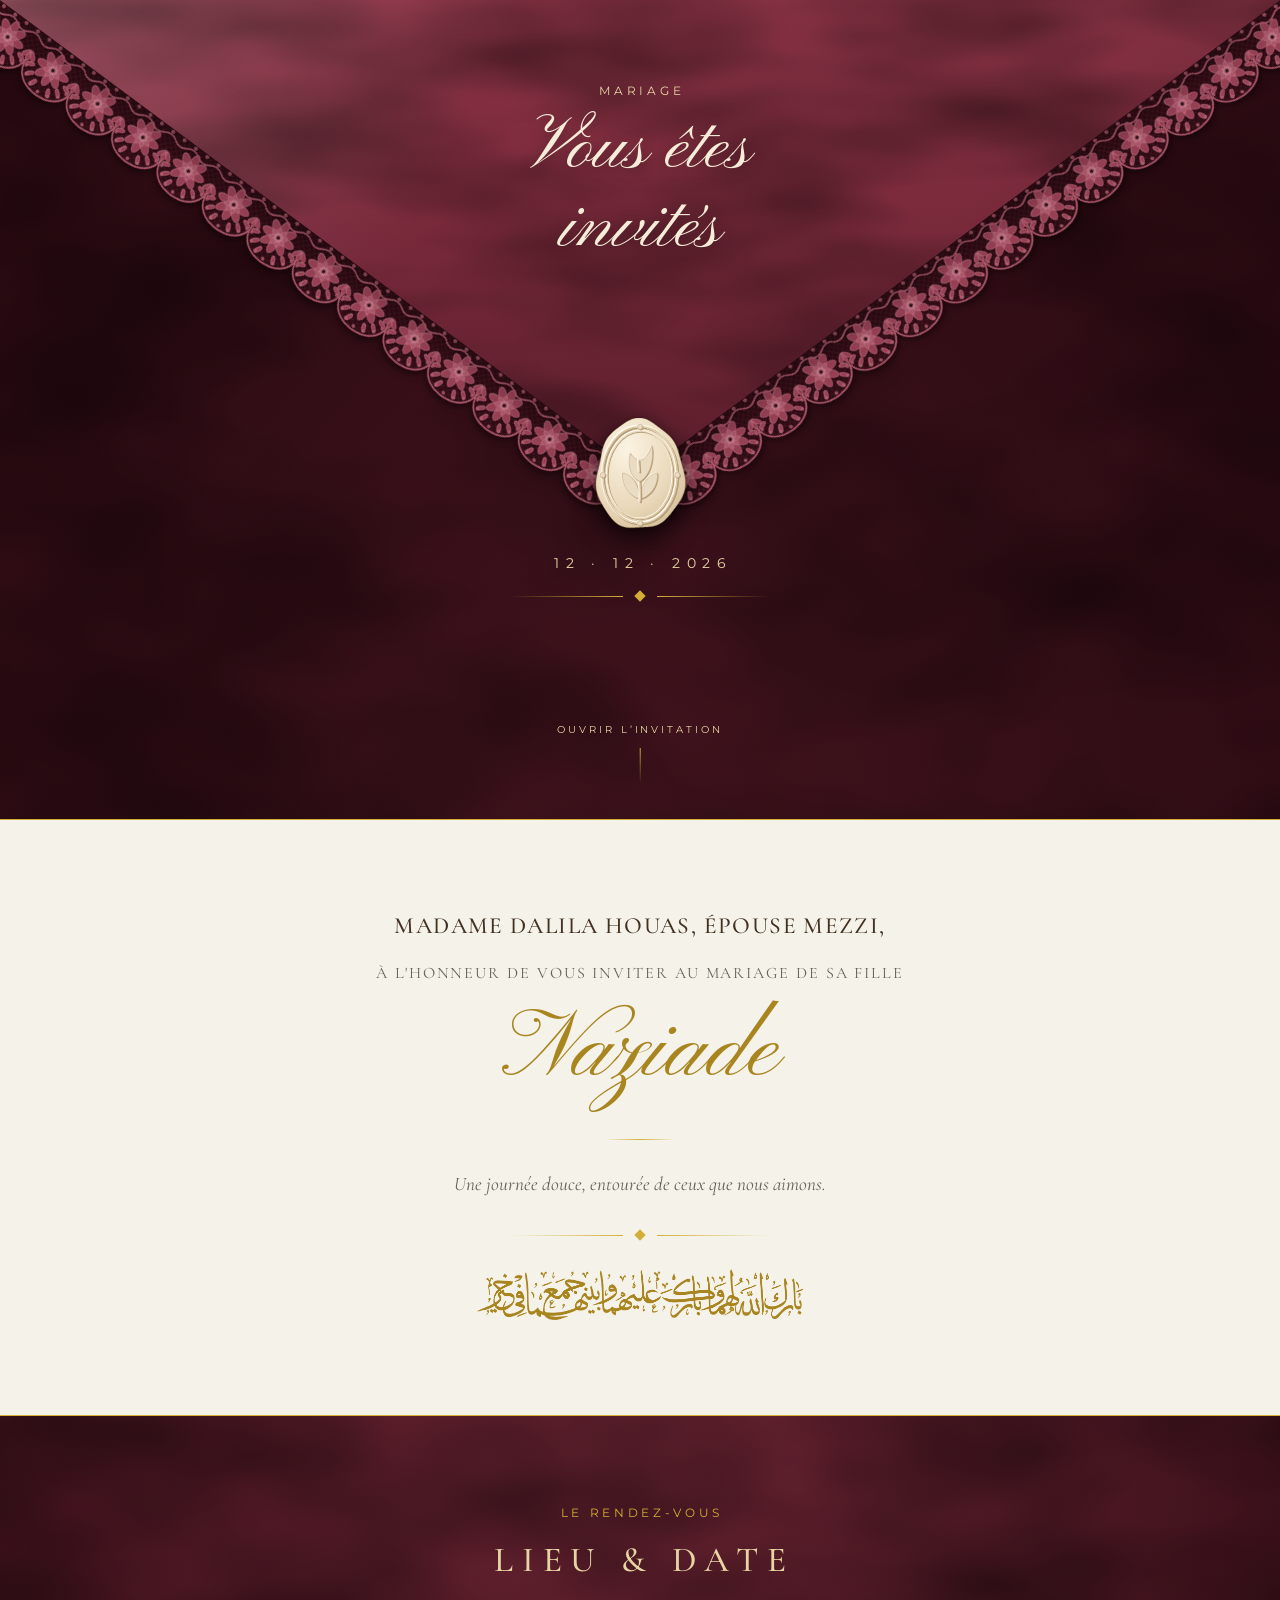
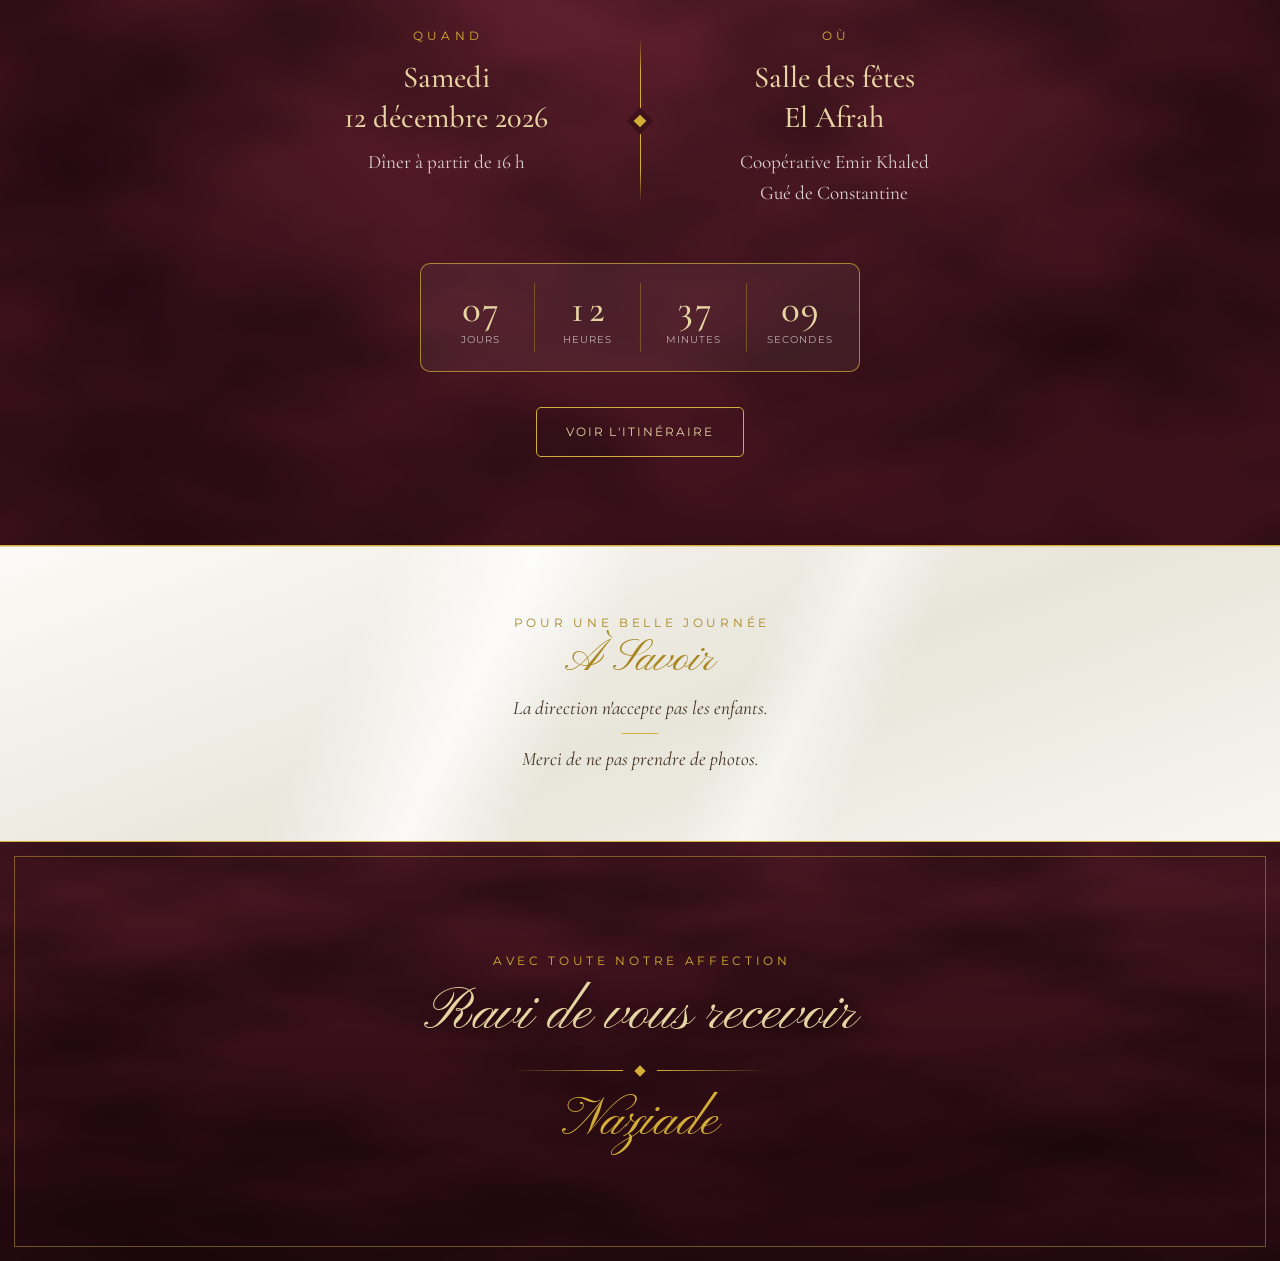
<file: index.html>
<!DOCTYPE html>
<html lang="fr">
<head>
<meta charset="utf-8">
<meta name="viewport" content="width=device-width, initial-scale=1, viewport-fit=cover">
<title>Mariage de Naziade</title>
<link rel="preconnect" href="https://fonts.googleapis.com">
<link rel="preconnect" href="https://fonts.gstatic.com" crossorigin>
<link href="https://fonts.googleapis.com/css2?family=Pinyon+Script&family=Cormorant+Garamond:wght@400;500&family=Montserrat:wght@300;400&family=Playfair+Display:ital@1&display=swap" rel="stylesheet">
<link rel="stylesheet" href="style.css">
</head>
<body class="verrou">



<header class="accueil" id="accueil">
  <div class="dentelle"><i class="g"></i><i class="d"></i></div>
  <div class="rabat"></div>
  <div class="zone">
    <span class="eyebrow">Mariage</span>
    <h1 class="titre script">Vous êtes<br>invités</h1>
  </div>
   <div class="sceau" aria-hidden="true">
    <svg viewBox="-42 -52 84 104">
      <defs><radialGradient id="gCire" cx=".35" cy=".28" r=".95"><stop offset="0" stop-color="#fbf3e2"/><stop offset=".55" stop-color="#ead9bb"/><stop offset="1" stop-color="#cdb48b"/></radialGradient></defs>
      <path d="M40.72 0.00 L40.92 1.07 L41.10 2.14 L41.25 3.22 L41.38 4.31 L41.46 5.40 L41.52 6.50 L41.53 7.59 L41.50 8.69 L41.44 9.78 L41.33 10.86 L41.17 11.94 L40.98 13.01 L40.74 14.06 L40.47 15.11 L40.15 16.14 L39.80 17.15 L39.41 18.14 L38.99 19.12 L38.54 20.07 L38.06 21.01 L37.56 21.93 L37.04 22.83 L36.50 23.72 L35.95 24.58 L35.39 25.43 L34.82 26.27 L34.25 27.09 L33.67 27.90 L33.08 28.70 L32.50 29.49 L31.92 30.27 L31.34 31.05 L30.75 31.82 L30.17 32.58 L29.59 33.34 L29.01 34.09 L28.43 34.83 L27.84 35.57 L27.25 36.30 L26.65 37.03 L26.04 37.74 L25.43 38.44 L24.80 39.13 L24.16 39.80 L23.51 40.45 L22.85 41.08 L22.17 41.69 L21.47 42.27 L20.76 42.83 L20.03 43.35 L19.29 43.85 L18.53 44.31 L17.76 44.74 L16.98 45.13 L16.18 45.49 L15.38 45.81 L14.57 46.10 L13.75 46.35 L12.93 46.57 L12.11 46.77 L11.28 46.93 L10.45 47.07 L9.63 47.19 L8.81 47.28 L7.99 47.36 L7.17 47.42 L6.36 47.48 L5.56 47.52 L4.75 47.56 L3.96 47.59 L3.16 47.63 L2.37 47.66 L1.58 47.70 L0.79 47.74 L0.00 47.78 L-0.79 47.83 L-1.59 47.88 L-2.39 47.93 L-3.19 47.99 L-4.00 48.04 L-4.82 48.08 L-5.65 48.13 L-6.48 48.16 L-7.32 48.18 L-8.16 48.19 L-9.02 48.17 L-9.87 48.14 L-10.74 48.08 L-11.60 47.99 L-12.46 47.87 L-13.33 47.72 L-14.19 47.53 L-15.05 47.31 L-15.90 47.04 L-16.74 46.73 L-17.57 46.39 L-18.39 46.00 L-19.19 45.57 L-19.98 45.11 L-20.75 44.60 L-21.50 44.06 L-22.23 43.48 L-22.95 42.87 L-23.64 42.23 L-24.32 41.56 L-24.97 40.86 L-25.61 40.15 L-26.23 39.41 L-26.84 38.66 L-27.43 37.89 L-28.01 37.11 L-28.57 36.32 L-29.13 35.52 L-29.68 34.72 L-30.22 33.90 L-30.76 33.08 L-31.29 32.26 L-31.82 31.43 L-32.34 30.59 L-32.86 29.75 L-33.38 28.91 L-33.89 28.05 L-34.40 27.19 L-34.90 26.32 L-35.39 25.43 L-35.87 24.54 L-36.34 23.63 L-36.80 22.71 L-37.24 21.78 L-37.65 20.83 L-38.05 19.87 L-38.42 18.89 L-38.76 17.90 L-39.07 16.89 L-39.35 15.87 L-39.59 14.84 L-39.80 13.80 L-39.96 12.75 L-40.10 11.69 L-40.19 10.62 L-40.24 9.55 L-40.26 8.48 L-40.24 7.40 L-40.19 6.33 L-40.10 5.26 L-39.99 4.19 L-39.84 3.13 L-39.68 2.08 L-39.49 1.04 L-39.28 0.00 L-39.06 -1.03 L-38.83 -2.05 L-38.59 -3.06 L-38.34 -4.06 L-38.10 -5.05 L-37.85 -6.04 L-37.61 -7.01 L-37.38 -7.99 L-37.15 -8.96 L-36.92 -9.93 L-36.71 -10.89 L-36.51 -11.86 L-36.31 -12.83 L-36.12 -13.80 L-35.93 -14.77 L-35.75 -15.74 L-35.58 -16.72 L-35.40 -17.70 L-35.21 -18.68 L-35.02 -19.66 L-34.83 -20.65 L-34.62 -21.63 L-34.39 -22.61 L-34.15 -23.59 L-33.89 -24.57 L-33.61 -25.53 L-33.30 -26.49 L-32.97 -27.44 L-32.61 -28.37 L-32.22 -29.29 L-31.80 -30.19 L-31.36 -31.07 L-30.89 -31.93 L-30.39 -32.76 L-29.86 -33.58 L-29.31 -34.37 L-28.73 -35.13 L-28.13 -35.87 L-27.52 -36.59 L-26.88 -37.29 L-26.23 -37.96 L-25.57 -38.61 L-24.89 -39.24 L-24.20 -39.85 L-23.51 -40.45 L-22.81 -41.03 L-22.11 -41.60 L-21.40 -42.16 L-20.68 -42.71 L-19.97 -43.25 L-19.25 -43.78 L-18.53 -44.31 L-17.81 -44.84 L-17.08 -45.36 L-16.36 -45.87 L-15.62 -46.38 L-14.88 -46.88 L-14.13 -47.38 L-13.38 -47.86 L-12.62 -48.34 L-11.84 -48.80 L-11.06 -49.25 L-10.27 -49.67 L-9.46 -50.08 L-8.65 -50.45 L-7.82 -50.80 L-6.98 -51.12 L-6.13 -51.41 L-5.27 -51.65 L-4.41 -51.86 L-3.53 -52.02 L-2.65 -52.14 L-1.77 -52.21 L-0.88 -52.24 L-0.00 -52.22 L0.88 -52.15 L1.76 -52.03 L2.64 -51.87 L3.50 -51.66 L4.36 -51.42 L5.21 -51.13 L6.04 -50.80 L6.86 -50.44 L7.67 -50.05 L8.47 -49.63 L9.25 -49.18 L10.02 -48.72 L10.78 -48.24 L11.52 -47.74 L12.26 -47.23 L12.98 -46.72 L13.69 -46.20 L14.40 -45.67 L15.10 -45.15 L15.80 -44.62 L16.49 -44.09 L17.18 -43.57 L17.87 -43.05 L18.56 -42.53 L19.25 -42.00 L19.94 -41.48 L20.63 -40.95 L21.32 -40.42 L22.02 -39.89 L22.71 -39.34 L23.40 -38.79 L24.08 -38.22 L24.76 -37.64 L25.44 -37.04 L26.10 -36.42 L26.76 -35.78 L27.40 -35.13 L28.03 -34.44 L28.64 -33.74 L29.23 -33.01 L29.80 -32.26 L30.35 -31.48 L30.88 -30.69 L31.38 -29.87 L31.86 -29.03 L32.31 -28.17 L32.74 -27.29 L33.15 -26.39 L33.53 -25.49 L33.89 -24.57 L34.23 -23.64 L34.55 -22.70 L34.86 -21.75 L35.15 -20.80 L35.43 -19.84 L35.70 -18.88 L35.97 -17.92 L36.22 -16.96 L36.48 -15.99 L36.74 -15.03 L37.00 -14.06 L37.26 -13.09 L37.52 -12.12 L37.79 -11.15 L38.06 -10.17 L38.34 -9.19 L38.62 -8.20 L38.90 -7.20 L39.18 -6.20 L39.46 -5.19 L39.73 -4.17 L40.00 -3.14 L40.25 -2.11 L40.49 -1.06Z" fill="url(#gCire)" stroke="#8a6d43" stroke-opacity=".45" stroke-width=".8"/>
      <path d="M-34 0A34 44 0 1 1 34 0A34 44 0 1 1 -34 0Z" fill="none" stroke="#b79d79" stroke-width="2.2" stroke-linecap="round" transform="translate(.9 .9)"/><path d="M-34 0A34 44 0 1 1 34 0A34 44 0 1 1 -34 0Z" fill="none" stroke="#fffaf0" stroke-width="2.2" stroke-linecap="round" transform="translate(-.7 -.7)"/><path d="M-34 0A34 44 0 1 1 34 0A34 44 0 1 1 -34 0Z" fill="none" stroke="#dcc9a6" stroke-width="1.32" stroke-linecap="round"/>
      <path d="M-30 0A30 40 0 1 1 30 0A30 40 0 1 1 -30 0Z" fill="none" stroke="#b79d79" stroke-width="1" stroke-linecap="round" transform="translate(.9 .9)"/><path d="M-30 0A30 40 0 1 1 30 0A30 40 0 1 1 -30 0Z" fill="none" stroke="#fffaf0" stroke-width="1" stroke-linecap="round" transform="translate(-.7 -.7)"/><path d="M-30 0A30 40 0 1 1 30 0A30 40 0 1 1 -30 0Z" fill="none" stroke="#dcc9a6" stroke-width="0.60" stroke-linecap="round"/>
      <g transform="translate(0 -44)"><path d="M0 -2.4A2.4 2.4 0 1 1 0 2.4A2.4 2.4 0 1 1 0 -2.4Z" fill="#b79d79" transform="translate(.9 .9)"/><path d="M0 -2.4A2.4 2.4 0 1 1 0 2.4A2.4 2.4 0 1 1 0 -2.4Z" fill="#fffaf0" transform="translate(-.7 -.7)"/><path d="M0 -2.4A2.4 2.4 0 1 1 0 2.4A2.4 2.4 0 1 1 0 -2.4Z" fill="#eadcc3" stroke="#bfa57e" stroke-width=".5"/></g><g transform="translate(0 44)"><path d="M0 -2.4A2.4 2.4 0 1 1 0 2.4A2.4 2.4 0 1 1 0 -2.4Z" fill="#b79d79" transform="translate(.9 .9)"/><path d="M0 -2.4A2.4 2.4 0 1 1 0 2.4A2.4 2.4 0 1 1 0 -2.4Z" fill="#fffaf0" transform="translate(-.7 -.7)"/><path d="M0 -2.4A2.4 2.4 0 1 1 0 2.4A2.4 2.4 0 1 1 0 -2.4Z" fill="#eadcc3" stroke="#bfa57e" stroke-width=".5"/></g><g transform="translate(-34 0)"><path d="M0 -2.4A2.4 2.4 0 1 1 0 2.4A2.4 2.4 0 1 1 0 -2.4Z" fill="#b79d79" transform="translate(.9 .9)"/><path d="M0 -2.4A2.4 2.4 0 1 1 0 2.4A2.4 2.4 0 1 1 0 -2.4Z" fill="#fffaf0" transform="translate(-.7 -.7)"/><path d="M0 -2.4A2.4 2.4 0 1 1 0 2.4A2.4 2.4 0 1 1 0 -2.4Z" fill="#eadcc3" stroke="#bfa57e" stroke-width=".5"/></g><g transform="translate(34 0)"><path d="M0 -2.4A2.4 2.4 0 1 1 0 2.4A2.4 2.4 0 1 1 0 -2.4Z" fill="#b79d79" transform="translate(.9 .9)"/><path d="M0 -2.4A2.4 2.4 0 1 1 0 2.4A2.4 2.4 0 1 1 0 -2.4Z" fill="#fffaf0" transform="translate(-.7 -.7)"/><path d="M0 -2.4A2.4 2.4 0 1 1 0 2.4A2.4 2.4 0 1 1 0 -2.4Z" fill="#eadcc3" stroke="#bfa57e" stroke-width=".5"/></g>
      <path d="M0 22C-9 20 -17 10 -16 -2C-7 0 -1 8 0 22Z" fill="#b79d79" transform="translate(.9 .9)"/><path d="M0 22C-9 20 -17 10 -16 -2C-7 0 -1 8 0 22Z" fill="#fffaf0" transform="translate(-.7 -.7)"/><path d="M0 22C-9 20 -17 10 -16 -2C-7 0 -1 8 0 22Z" fill="#eadcc3" stroke="#bfa57e" stroke-width=".5"/><path d="M0 22C9 20 17 10 16 -2C7 0 1 8 0 22Z" fill="#b79d79" transform="translate(.9 .9)"/><path d="M0 22C9 20 17 10 16 -2C7 0 1 8 0 22Z" fill="#fffaf0" transform="translate(-.7 -.7)"/><path d="M0 22C9 20 17 10 16 -2C7 0 1 8 0 22Z" fill="#eadcc3" stroke="#bfa57e" stroke-width=".5"/><path d="M0 24C1 14 -1 6 0 4" fill="none" stroke="#b79d79" stroke-width="1.8" stroke-linecap="round" transform="translate(.9 .9)"/><path d="M0 24C1 14 -1 6 0 4" fill="none" stroke="#fffaf0" stroke-width="1.8" stroke-linecap="round" transform="translate(-.7 -.7)"/><path d="M0 24C1 14 -1 6 0 4" fill="none" stroke="#dcc9a6" stroke-width="1.08" stroke-linecap="round"/>
      <path d="M0 6C-8 3 -12 -8 -9 -20C-6 -15 -2 -13 2 -14C6 -16 9 -22 11 -27C13 -15 10 0 0 6Z" fill="#b79d79" transform="translate(.9 .9)"/><path d="M0 6C-8 3 -12 -8 -9 -20C-6 -15 -2 -13 2 -14C6 -16 9 -22 11 -27C13 -15 10 0 0 6Z" fill="#fffaf0" transform="translate(-.7 -.7)"/><path d="M0 6C-8 3 -12 -8 -9 -20C-6 -15 -2 -13 2 -14C6 -16 9 -22 11 -27C13 -15 10 0 0 6Z" fill="#eadcc3" stroke="#bfa57e" stroke-width=".5"/><path d="M-1.2 -13L-.6 -3" fill="none" stroke="#b79d79" stroke-width="1.6" stroke-linecap="round" transform="translate(.9 .9)"/><path d="M-1.2 -13L-.6 -3" fill="none" stroke="#fffaf0" stroke-width="1.6" stroke-linecap="round" transform="translate(-.7 -.7)"/><path d="M-1.2 -13L-.6 -3" fill="none" stroke="#dcc9a6" stroke-width="0.96" stroke-linecap="round"/>
    </svg>
  </div>
  <div class="bas">
    <p class="date-hero">12 · 12 · 2026</p>
    <div class="ornement"><span></span><i></i><span></span></div>
  </div>
  <a class="defiler" href="#invitation" aria-label="Descendre vers l’invitation">Ouvrir l’invitation</a>

</header>


<main>
  <section class="bloc blanc" id="invitation">
    <p class="hote">Madame Dalila HOUAS, épouse MEZZI,</p>
    <p class="fin">à l'honneur de vous inviter au mariage de sa fille</p>
    <p class="nom script">Naziade</p>
    <div class="gold-line"></div>
    <p class="closing">Une journée douce, entourée de ceux que nous aimons.</p>
    <div class="ornement"><span></span><i></i><span></span></div>
    <img class="calli" src="calligraphie.png" alt="Bārak Allāhu lahumā wa bāraka ʿalayhimā wa jamaʿa baynahumā fī khayr" width="675" height="129">
  </section>

  <section class="bloc casse" id="lieu">
    <div class="section-heading">
        <span class="eyebrow">Le rendez-vous</span>
        <h2>Lieu &amp; date</h2>
    </div>
    <div class="details-grid">
        <div class="detail-block">
          <span class="detail-label">Quand</span>
          <p class="diner">Samedi<br>12 décembre 2026</p>
          <p>Dîner à partir de 16 h</p>
        </div>

        <div class="detail-block">
          <span class="detail-label">Où</span>
          <p class="gras">Salle des fêtes<br>El Afrah</p>
          <p>Coopérative Emir Khaled<br>Gué de Constantine</p>
        </div>
      </div>

      <div class="countdown">
        <div><strong id="days">00</strong><span>jours</span></div>
        <div><strong id="hours">00</strong><span>heures</span></div>
        <div><strong id="minutes">00</strong><span>minutes</span></div>
        <div><strong id="seconds">00</strong><span>secondes</span></div>
      </div>

      <a class="button" href="https://www.google.com/maps/search/Salle+des+f%C3%AAtes+El+Afrah+Gu%C3%A9+de+Constantine" target="_blank">
        Voir l'itinéraire
      </a>
  </section>

  <section class="bloc blanc" id="infos">
    <span class="eyebrow">Pour une belle journée</span>
    <div class="miroir"></div>
    <h3>à Savoir</h3>
    <p>La direction n'accepte pas les enfants.</p>
    <p>Merci de ne pas prendre de photos.</p>
    </div>
  </section>
</main>

<footer>
  <div class="salle">
    <span class="eyebrow">Avec toute notre affection</span>
    <p class="ravi script">Ravi de vous recevoir</p>
    <div class="ornement"><span></span><i></i><span></span></div>
    <p class="pied-nom script">Naziade</p>
  </div>
</footer>

<script src="fonction.js"></script>
</body>
</html>
</file>
<file: style.css>
:root{
  --blanc:#FFFFFF;--casse:#FAF9F6;--ivoire:#F5F2EA;
  --or:#D4AF37;--or-fonce:#A98520;--or-clair:#E6D5A3;
  --nuit:#2B2118;--nuit-clair:#2e2519;
  --texte:#423020;--texte-doux:#686257;
  --papier:url("data:image/svg+xml,%3Csvg xmlns='http://www.w3.org/2000/svg' viewBox='0 0 1000 1400' preserveAspectRatio='none'%3E%3Cfilter id='n' x='0' y='0' width='100%25' height='100%25'%3E%3CfeTurbulence type='fractalNoise' baseFrequency='.0045 .0035' numOctaves='3' seed='7'/%3E%3CfeColorMatrix values='0 0 0 0 0 0 0 0 0 0 0 0 0 0 0 .9 0 0 0 -.3'/%3E%3C/filter%3E%3Crect width='100%25' height='100%25' filter='url(%23n)'/%3E%3C/svg%3E");
  --lieu-fond:#3d111b;
  --photo-header:none;--photo-footer:none;
  --bordeaux:#3b1019;
  --dentelle:url("data:image/svg+xml,%3Csvg xmlns='http://www.w3.org/2000/svg' viewBox='0 0 120 64'%3E%3Cdefs%3E%3Cpattern id='net' width='5' height='5' patternUnits='userSpaceOnUse' patternTransform='rotate(45)'%3E%3Cpath d='M0 0H5M0 0V5' stroke='%23c9707f' stroke-opacity='.32' stroke-width='.45' fill='none'/%3E%3C/pattern%3E%3Cpattern id='fil' width='1.5' height='1.5' patternUnits='userSpaceOnUse' patternTransform='rotate(35)'%3E%3Cpath d='M0 .75H1.5' stroke='%23f3b5c0' stroke-opacity='.4' stroke-width='.5'/%3E%3C/pattern%3E%3Cg id='m'%3E%3Cg transform='translate(0 64) scale(1 -1)'%3E%3Cellipse cx='0' cy='-10.5' rx='4.3' ry='9' transform='translate(30 34) rotate(0)'/%3E%3Cellipse cx='0' cy='-10.5' rx='4.3' ry='9' transform='translate(30 34) rotate(45)'/%3E%3Cellipse cx='0' cy='-10.5' rx='4.3' ry='9' transform='translate(30 34) rotate(90)'/%3E%3Cellipse cx='0' cy='-10.5' rx='4.3' ry='9' transform='translate(30 34) rotate(135)'/%3E%3Cellipse cx='0' cy='-10.5' rx='4.3' ry='9' transform='translate(30 34) rotate(180)'/%3E%3Cellipse cx='0' cy='-10.5' rx='4.3' ry='9' transform='translate(30 34) rotate(225)'/%3E%3Cellipse cx='0' cy='-10.5' rx='4.3' ry='9' transform='translate(30 34) rotate(270)'/%3E%3Cellipse cx='0' cy='-10.5' rx='4.3' ry='9' transform='translate(30 34) rotate(315)'/%3E%3Cellipse cx='0' cy='-5.2' rx='2.6' ry='5' transform='translate(30 34) rotate(22.5)'/%3E%3Cellipse cx='0' cy='-5.2' rx='2.6' ry='5' transform='translate(30 34) rotate(67.5)'/%3E%3Cellipse cx='0' cy='-5.2' rx='2.6' ry='5' transform='translate(30 34) rotate(112.5)'/%3E%3Cellipse cx='0' cy='-5.2' rx='2.6' ry='5' transform='translate(30 34) rotate(157.5)'/%3E%3Cellipse cx='0' cy='-5.2' rx='2.6' ry='5' transform='translate(30 34) rotate(202.5)'/%3E%3Cellipse cx='0' cy='-5.2' rx='2.6' ry='5' transform='translate(30 34) rotate(247.5)'/%3E%3Cellipse cx='0' cy='-5.2' rx='2.6' ry='5' transform='translate(30 34) rotate(292.5)'/%3E%3Cellipse cx='0' cy='-5.2' rx='2.6' ry='5' transform='translate(30 34) rotate(337.5)'/%3E%3Cellipse cx='0' cy='-25' rx='2.1' ry='4.8' transform='translate(30 34) rotate(-70)'/%3E%3Cellipse cx='0' cy='-25' rx='2.1' ry='4.8' transform='translate(30 34) rotate(-47)'/%3E%3Cellipse cx='0' cy='-25' rx='2.1' ry='4.8' transform='translate(30 34) rotate(-23)'/%3E%3Cellipse cx='0' cy='-25' rx='2.1' ry='4.8' transform='translate(30 34) rotate(23)'/%3E%3Cellipse cx='0' cy='-25' rx='2.1' ry='4.8' transform='translate(30 34) rotate(47)'/%3E%3Cellipse cx='0' cy='-25' rx='2.1' ry='4.8' transform='translate(30 34) rotate(70)'/%3E%3Cellipse cx='0' cy='-10.5' rx='4.3' ry='9' transform='translate(90 34) rotate(0)'/%3E%3Cellipse cx='0' cy='-10.5' rx='4.3' ry='9' transform='translate(90 34) rotate(45)'/%3E%3Cellipse cx='0' cy='-10.5' rx='4.3' ry='9' transform='translate(90 34) rotate(90)'/%3E%3Cellipse cx='0' cy='-10.5' rx='4.3' ry='9' transform='translate(90 34) rotate(135)'/%3E%3Cellipse cx='0' cy='-10.5' rx='4.3' ry='9' transform='translate(90 34) rotate(180)'/%3E%3Cellipse cx='0' cy='-10.5' rx='4.3' ry='9' transform='translate(90 34) rotate(225)'/%3E%3Cellipse cx='0' cy='-10.5' rx='4.3' ry='9' transform='translate(90 34) rotate(270)'/%3E%3Cellipse cx='0' cy='-10.5' rx='4.3' ry='9' transform='translate(90 34) rotate(315)'/%3E%3Cellipse cx='0' cy='-5.2' rx='2.6' ry='5' transform='translate(90 34) rotate(22.5)'/%3E%3Cellipse cx='0' cy='-5.2' rx='2.6' ry='5' transform='translate(90 34) rotate(67.5)'/%3E%3Cellipse cx='0' cy='-5.2' rx='2.6' ry='5' transform='translate(90 34) rotate(112.5)'/%3E%3Cellipse cx='0' cy='-5.2' rx='2.6' ry='5' transform='translate(90 34) rotate(157.5)'/%3E%3Cellipse cx='0' cy='-5.2' rx='2.6' ry='5' transform='translate(90 34) rotate(202.5)'/%3E%3Cellipse cx='0' cy='-5.2' rx='2.6' ry='5' transform='translate(90 34) rotate(247.5)'/%3E%3Cellipse cx='0' cy='-5.2' rx='2.6' ry='5' transform='translate(90 34) rotate(292.5)'/%3E%3Cellipse cx='0' cy='-5.2' rx='2.6' ry='5' transform='translate(90 34) rotate(337.5)'/%3E%3Cellipse cx='0' cy='-25' rx='2.1' ry='4.8' transform='translate(90 34) rotate(-70)'/%3E%3Cellipse cx='0' cy='-25' rx='2.1' ry='4.8' transform='translate(90 34) rotate(-47)'/%3E%3Cellipse cx='0' cy='-25' rx='2.1' ry='4.8' transform='translate(90 34) rotate(-23)'/%3E%3Cellipse cx='0' cy='-25' rx='2.1' ry='4.8' transform='translate(90 34) rotate(23)'/%3E%3Cellipse cx='0' cy='-25' rx='2.1' ry='4.8' transform='translate(90 34) rotate(47)'/%3E%3Cellipse cx='0' cy='-25' rx='2.1' ry='4.8' transform='translate(90 34) rotate(70)'/%3E%3Cellipse cx='0' cy='-5.6' rx='2.5' ry='5.6' transform='translate(0 37) rotate(-40)'/%3E%3Cellipse cx='0' cy='-5.6' rx='2.5' ry='5.6' transform='translate(0 37) rotate(0)'/%3E%3Cellipse cx='0' cy='-5.6' rx='2.5' ry='5.6' transform='translate(0 37) rotate(40)'/%3E%3Cellipse cx='0' cy='-5.6' rx='2.5' ry='5.6' transform='translate(60 37) rotate(-40)'/%3E%3Cellipse cx='0' cy='-5.6' rx='2.5' ry='5.6' transform='translate(60 37) rotate(0)'/%3E%3Cellipse cx='0' cy='-5.6' rx='2.5' ry='5.6' transform='translate(60 37) rotate(40)'/%3E%3Cellipse cx='0' cy='-5.6' rx='2.5' ry='5.6' transform='translate(120 37) rotate(-40)'/%3E%3Cellipse cx='0' cy='-5.6' rx='2.5' ry='5.6' transform='translate(120 37) rotate(0)'/%3E%3Cellipse cx='0' cy='-5.6' rx='2.5' ry='5.6' transform='translate(120 37) rotate(40)'/%3E%3Ccircle cx='56.3' cy='21.8' r='1.4'/%3E%3Ccircle cx='50.8' cy='13.9' r='1.4'/%3E%3Ccircle cx='41.8' cy='8.2' r='1.4'/%3E%3Ccircle cx='30.0' cy='6.0' r='1.4'/%3E%3Ccircle cx='18.2' cy='8.2' r='1.4'/%3E%3Ccircle cx='9.2' cy='13.9' r='1.4'/%3E%3Ccircle cx='3.7' cy='21.8' r='1.4'/%3E%3Ccircle cx='116.3' cy='21.8' r='1.4'/%3E%3Ccircle cx='110.8' cy='13.9' r='1.4'/%3E%3Ccircle cx='101.8' cy='8.2' r='1.4'/%3E%3Ccircle cx='90.0' cy='6.0' r='1.4'/%3E%3Ccircle cx='78.2' cy='8.2' r='1.4'/%3E%3Ccircle cx='69.2' cy='13.9' r='1.4'/%3E%3Ccircle cx='63.7' cy='21.8' r='1.4'/%3E%3Ccircle cx='7.5' cy='57.8' r='1.6'/%3E%3Ccircle cx='22.5' cy='57.8' r='1.6'/%3E%3Ccircle cx='37.5' cy='57.8' r='1.6'/%3E%3Ccircle cx='52.5' cy='57.8' r='1.6'/%3E%3Ccircle cx='67.5' cy='57.8' r='1.6'/%3E%3Ccircle cx='82.5' cy='57.8' r='1.6'/%3E%3Ccircle cx='97.5' cy='57.8' r='1.6'/%3E%3Ccircle cx='112.5' cy='57.8' r='1.6'/%3E%3C/g%3E%3C/g%3E%3Cg id='c'%3E%3Cg transform='translate(0 64) scale(1 -1)'%3E%3Cpath fill='none' d='M0 28C0 10 14 2 30 2C46 2 60 10 60 28C60 10 74 2 90 2C106 2 120 10 120 28'/%3E%3Cpath fill='none' d='M0 52Q7.5 46.5 15 52T30 52T45 52T60 52T75 52T90 52T105 52T120 52'/%3E%3Cpath fill='none' d='M0 62.4H120'/%3E%3C/g%3E%3C/g%3E%3Cg id='o'%3E%3Cg transform='translate(0 64) scale(1 -1)'%3E%3Ccircle fill='none' cx='30' cy='34' r='4.2'/%3E%3Ccircle fill='none' cx='90' cy='34' r='4.2'/%3E%3C/g%3E%3C/g%3E%3CclipPath id='k'%3E%3Cpath transform='translate(0 64) scale(1 -1)' d='M0 64V28C0 10 14 2 30 2C46 2 60 10 60 28C60 10 74 2 90 2C106 2 120 10 120 28V64Z'/%3E%3C/clipPath%3E%3C/defs%3E%3Cg transform='translate(0 64) scale(1 -1)'%3E%3Cpath d='M0 64V28C0 10 14 2 30 2C46 2 60 10 60 28C60 10 74 2 90 2C106 2 120 10 120 28V64Z' fill='%233c0e1a' fill-opacity='.62'/%3E%3Cpath d='M0 64V28C0 10 14 2 30 2C46 2 60 10 60 28C60 10 74 2 90 2C106 2 120 10 120 28V64Z' fill='url(%23net)'/%3E%3C/g%3E%3Cuse href='%23m' fill='%231a0309' fill-opacity='.7' transform='translate(.9 1.1)'/%3E%3Cuse href='%23c' stroke='%231a0309' stroke-opacity='.7' stroke-width='1.5' transform='translate(.8 1)'/%3E%3Cuse href='%23m' fill='%23e59aa9' fill-opacity='.5' transform='translate(-.6 -.6)'/%3E%3Cuse href='%23c' stroke='%23e59aa9' stroke-opacity='.5' stroke-width='1.5' transform='translate(-.5 -.5)'/%3E%3Cuse href='%23m' fill='%238a2f45' stroke='%23c0687b' stroke-width='.55'/%3E%3Cuse href='%23m' fill='url(%23fil)'/%3E%3Cuse href='%23c' stroke='%23b5566b' stroke-width='1.35'/%3E%3Cuse href='%23o' stroke='%23dd8fa0' stroke-width='.7' stroke-opacity='.85'/%3E%3Cg transform='translate(0 64) scale(1 -1)' fill='%231a0309' fill-opacity='.85'%3E%3Ccircle cx='30' cy='34' r='1.9'/%3E%3Ccircle cx='90' cy='34' r='1.9'/%3E%3C/g%3E%3C/svg%3E");--bordeaux-clair:#7a2a3b;--creme:#f5ecd9;
  --vert:#1F2B25;--vert-clair:#2f4539;
  color-scheme:light;
}
*,*::before,*::after{box-sizing:border-box}
html{scroll-behavior:smooth}
body{margin:0;background:var(--ivoire);color:var(--texte);font-family:"Cormorant Garamond",Georgia,serif;font-size:1.2rem;line-height:1.6;overflow-x:hidden}
p{margin:.4rem 0}
.script{font-family:"Pinyon Script","Snell Roundhand",cursive;font-weight:400}
.eyebrow{display:block;margin-bottom:.6rem;font-family:"Montserrat",sans-serif;font-size:.72rem;letter-spacing:.32em;text-indent:.32em;text-transform:uppercase;color:var(--or-fonce)}
.gold-line{width:70px;height:1px;margin:1.8rem auto;background:linear-gradient(90deg,transparent,var(--or),transparent)}

/*HEADER*/
.accueil{
  position:relative;height:min(100svh,820px);overflow:hidden;text-align:center;color:var(--creme);
  border-bottom:1px solid var(--or);
  background:
    var(--papier) center/100% 100% no-repeat,
    linear-gradient(rgba(42,11,18,.3),rgba(42,11,18,.3)),
    var(--photo-header) center/cover no-repeat,
    radial-gradient(ellipse at 50% 100%,#4a1621 0,#2e0b13 80%);
}

.rabat{position:absolute;top:0;left:0;right:0;height:var(--pointe,58%);z-index:1;filter:drop-shadow(0 10px 16px rgba(0,0,0,.3));animation:rabat 1.4s cubic-bezier(.2,.7,.2,1) both}
.rabat::before{content:"";position:absolute;inset:0;clip-path:polygon(0 0,100% 0,50% 100%);
  background:var(--papier) center/100% 100% no-repeat,linear-gradient(180deg,#8a3345,var(--bordeaux-clair) 45%,#5a1d2b)}
.rabat::after{content:"";position:absolute;inset:0;clip-path:polygon(0 0,100% 0,50% 100%);background:linear-gradient(115deg,rgba(255,255,255,.14),transparent 35%,transparent 70%,rgba(0,0,0,.18))}

.dentelle{position:absolute;top:0;left:0;right:0;height:var(--pointe,58%);z-index:0;pointer-events:none;animation:fondu 1.6s ease .9s both}
.dentelle i{position:absolute;display:block;height:var(--dh,60px);width:var(--len,60%);top:0;background:var(--dentelle) left top/auto 100% repeat-x;filter:drop-shadow(0 3px 3px rgba(0,0,0,.5))}
.dentelle .g{left:0;transform-origin:0 0;transform:rotate(var(--ang,30deg)) translateY(-3px)}
.dentelle .d{right:0;transform-origin:100% 0;transform:rotate(calc(var(--ang,30deg)*-1)) translateY(-3px);background-position:right top}
@keyframes fondu{from{opacity:0}to{opacity:1}}

.zone{position:absolute;top:10%;left:0;right:0;z-index:2}
.accueil .eyebrow{color:var(--or-clair);animation:apparition 1.4s ease .5s both}
.titre{margin:0;font-size:clamp(2.7rem,10vw,4.6rem);line-height:1.08;color:var(--creme);text-shadow:0 2px 14px rgba(0,0,0,.35);animation:apparition 1.6s ease .8s both}


.sceau{position:absolute;top:var(--pointe,58%);left:50%;z-index:3;width:92px;height:114px;margin:-57px 0 0 -46px;
  filter:drop-shadow(0 10px 12px rgba(0,0,0,.55)) drop-shadow(0 2px 3px rgba(0,0,0,.4));
  animation:sceau 1s cubic-bezier(.3,1.4,.5,1) 1.5s both}
.sceau svg{display:block;width:100%;height:100%}
.sceau::after{content:"";position:absolute;inset:8% 10%;border-radius:50%;
  background:linear-gradient(115deg,transparent 40%,rgba(255,255,255,.55) 50%,transparent 60%);
  background-size:250% 100%;background-position:150% 0;mix-blend-mode:soft-light;
  animation:brille 5s ease-in-out 3s infinite}
@keyframes brille{0%,55%{background-position:150% 0}100%{background-position:-50% 0}}

.bas{position:absolute;top:calc(var(--pointe,58%) + 78px);left:0;right:0;z-index:2}
.date-hero{margin:0;font-family:"Montserrat",sans-serif;font-size:.85rem;letter-spacing:.5em;text-indent:.5em;color:var(--or-clair);animation:apparition 1.4s ease 2s both}

.ornement{display:flex;align-items:center;justify-content:center;gap:.8rem;width:min(260px,70%);margin:1.1rem auto}
.ornement span{flex:1;height:1px;background:linear-gradient(90deg,transparent,var(--or))}
.ornement span:last-child{background:linear-gradient(90deg,var(--or),transparent)}
.ornement i{width:8px;height:8px;background:var(--or);transform:rotate(45deg)}
.accueil .ornement{animation:apparition 1.4s ease 1.9s both}

.defiler{position:absolute;bottom:2.2rem;left:50%;transform:translateX(-50%);display:flex;flex-direction:column;align-items:center;gap:.6rem;text-decoration:none;font-family:"Montserrat",sans-serif;font-size:.62rem;letter-spacing:.3em;text-transform:uppercase;color:var(--or-clair);z-index:5}
.defiler::after{content:"";width:1px;height:36px;background:linear-gradient(var(--or),transparent);transform-origin:top;animation:descend 2.2s ease-in-out infinite}
@keyframes descend{0%{transform:scaleY(0);opacity:1}60%{transform:scaleY(1);opacity:1}100%{transform:scaleY(1);opacity:0}}
@keyframes rabat{from{opacity:0;transform:translateY(-36px)}to{opacity:1;transform:none}}
@keyframes sceau{from{opacity:0;transform:scale(.4)}to{opacity:1;transform:none}}

/* SECTIONS*/
.bloc{padding:clamp(3.5rem,9vw,5.5rem) 1.2rem;text-align:center}
.bloc+.bloc{border-top:1px solid var(--or-clair)}
.blanc{background:var(--ivoire)}
.casse{background:var(--ivoire)}

.hote{margin-top:0;font-size:clamp(1.1rem,4vw,1.45rem);font-weight:500;letter-spacing:.06em;text-transform:uppercase}
.fin{margin-top:1rem;font-size:1rem;letter-spacing:.12em;text-transform:uppercase;color:var(--texte-doux)}
.nom{margin:.5rem 0 0;font-size:clamp(4rem,17vw,6rem);line-height:1.2;color:var(--or-fonce)}
.closing{font-style:italic;color:var(--texte-doux)}



#invitation .ornement{margin:2rem auto 1.4rem}
.calli{display:block;width:min(340px,84%);height:auto;margin:0 auto}

#lieu{
  background:var(--papier) center/100% 100% no-repeat,radial-gradient(ellipse at 50% 0,#6b2433 0,var(--lieu-fond) 72%);
  color:rgba(250,249,246,.82);
  border-top:1px solid var(--or);border-bottom:1px solid var(--or);
}
#lieu .eyebrow{color:var(--or)}
#lieu h2{margin:0 0 2.4rem;font-size:clamp(1.6rem,6vw,2.2rem);font-weight:500;letter-spacing:.25em;text-indent:.25em;text-transform:uppercase;color:var(--or-clair)}
.details-grid{position:relative;display:grid;grid-template-columns:1fr 1fr;gap:1rem;max-width:760px;margin:0 auto}
.detail-block{padding:0 1rem}
.detail-label{display:block;margin-bottom:.8rem;font-family:"Montserrat",sans-serif;font-size:.75rem;letter-spacing:.34em;text-indent:.34em;text-transform:uppercase;color:var(--or)}
.diner,.gras{margin:0 0 .6rem;font-size:clamp(1.5rem,5vw,1.9rem);line-height:1.3;font-weight:500;color:var(--or-clair)}
.details-grid::before{content:"";position:absolute;left:50%;top:6%;bottom:6%;width:1px;background:linear-gradient(transparent,var(--or) 20%,var(--or) 80%,transparent)}
.details-grid::after{content:"";position:absolute;left:50%;top:50%;width:9px;height:9px;background:var(--or);transform:translate(-50%,-50%) rotate(45deg);box-shadow:0 0 0 5px var(--lieu-fond)}
.countdown{display:grid;grid-template-columns:repeat(4,minmax(0,1fr));max-width:440px;margin:3rem auto 0;padding:1.2rem .4rem;border:1px solid rgba(212,175,55,.7);border-radius:10px;background:rgba(255,255,255,.05)}
.countdown>div{min-width:0;padding:.2rem}
.countdown>div+div{border-left:1px solid rgba(212,175,55,.35)}
.countdown strong{display:block;font-size:clamp(1.6rem,7vw,2.4rem);font-weight:500;line-height:1.2;color:var(--or-clair);font-variant-numeric:tabular-nums}
.countdown span{display:block;font-family:"Montserrat",sans-serif;font-size:clamp(.5rem,1.9vw,.65rem);letter-spacing:.1em;text-transform:uppercase;color:rgba(250,249,246,.65)}
.button{display:inline-block;max-width:100%;margin-top:2.2rem;padding:.85rem 1.8rem;border:1px solid var(--or);border-radius:5px;color:var(--or-clair);background:transparent;text-decoration:none;font-family:"Montserrat",sans-serif;font-size:.78rem;letter-spacing:.16em;text-transform:uppercase;transition:background .3s ease,color .3s ease}
.button:hover,.button:focus-visible{background:var(--or);color:var(--bordeaux);outline:none}

#infos{
  padding:clamp(4.2rem,6vw,3rem) 1.5rem;
  background:
    linear-gradient(115deg,transparent 28%,rgba(255,255,255,.8) 38%,transparent 46%,transparent 57%,rgba(255,255,255,.5) 62%,transparent 68%),
    linear-gradient(160deg,#fbfaf6,#e8e5da 55%,#f7f5ef);
}
#infos .eyebrow{margin-bottom:.2rem}
.miroir:empty{display:none}
#infos h3{margin:0 0 .5rem;font-family:"Pinyon Script","Snell Roundhand",cursive;font-size:clamp(2.1rem,8vw,2.8rem);line-height:1.1;font-weight:400;letter-spacing:0;text-indent:0;text-transform:capitalize;color:var(--or-fonce)}
#infos p{margin:0;font-style:italic;font-size:1.2rem;color:var(--texte)}
#infos p+p::before{content:"";display:block;width:36px;height:1px;margin:.6rem auto;background:var(--or)}

/*FOOTER*/
footer{
  position:relative;display:flex;align-items:center;justify-content:center;text-align:center;
  min-height:420px;padding:5rem 1.5rem;overflow:hidden;
  border-top:1px solid var(--or);
  background:
    var(--papier) center/100% 100% no-repeat,
    linear-gradient(rgba(42,11,18,.3),rgba(42,11,18,.3)),
    var(--photo-footer) center/cover no-repeat,
    linear-gradient(180deg,#5a1d2b 0,#3b1019 55%,#220910 100%);
}
footer::after{content:"";position:absolute;inset:14px;border:1px solid rgba(212,175,55,.45);pointer-events:none}
.salle{position:relative;z-index:1;max-width:100%}
footer .eyebrow{color:var(--or)}
.ravi{margin:0;font-size:clamp(2.2rem,7vw,3.6rem);line-height:1.2;color:var(--or-clair);text-shadow:0 2px 12px rgba(0,0,0,.4)}
.pied-nom{margin:0;font-size:clamp(2.4rem,8vw,3.4rem);line-height:1.1;color:var(--or)}
.pied-date{margin-top:.6rem;font-family:"Montserrat",sans-serif;font-size:.72rem;letter-spacing:.3em;text-transform:uppercase;color:rgba(250,249,246,.65)}

@keyframes apparition{from{opacity:0;transform:translateY(14px)}to{opacity:1;transform:none}}

@media (max-width:620px){
  body{font-size:1.1rem}
  .accueil{--pointe:62%;--dh:56px;height:clamp(560px,86svh,730px)}
  .rabat,.dentelle{left:-40%;right:-40%}
  .zone{top:9%}
  .titre{font-size:clamp(3.7rem,13.4vw,4.5rem);line-height:1.05}
  .sceau{width:82px;height:102px;margin:-51px 0 0 -41px}
  .bas{top:calc(62% + 66px)}
  .date-hero{font-size:.8rem}
  .accueil .ornement{margin:.8rem auto}
  .defiler{bottom:1.3rem}
  .defiler::after{height:22px}
  .bloc{padding:2.8rem 1.1rem}
  #infos{padding:2.6rem 1.2rem}
  .nom{font-size:clamp(3.4rem,15vw,4.2rem)}
  .gold-line{margin:1.2rem auto}
  .calli{width:min(300px,80%)}
  #invitation .ornement{margin:1.5rem auto 1rem}
    #lieu h2{margin-bottom:1.6rem}
  .countdown{margin-top:2rem}
  .button{margin-top:1.6rem}
  footer{min-height:250px;padding:3rem 1.2rem}
  footer::after{inset:10px}
  .details-grid{grid-template-columns:1fr;gap:0}
  .details-grid::before,.details-grid::after{display:none}
  .detail-block{padding:0}
  .detail-block+.detail-block{position:relative;margin-top:1.8rem;padding-top:2.2rem}
  .detail-block+.detail-block::before{content:"";position:absolute;top:0;left:15%;right:15%;height:1px;background:linear-gradient(90deg,transparent,var(--or) 20%,var(--or) 80%,transparent)}
  .detail-block+.detail-block::after{content:"";position:absolute;top:0;left:50%;width:9px;height:9px;background:var(--or);transform:translate(-50%,-50%) rotate(45deg);box-shadow:0 0 0 5px var(--lieu-fond)}
}
@media (prefers-reduced-motion:reduce){
  *,*::before,*::after{scroll-behavior:auto!important;animation:none!important;transition-duration:.01ms!important}
}
</file>
